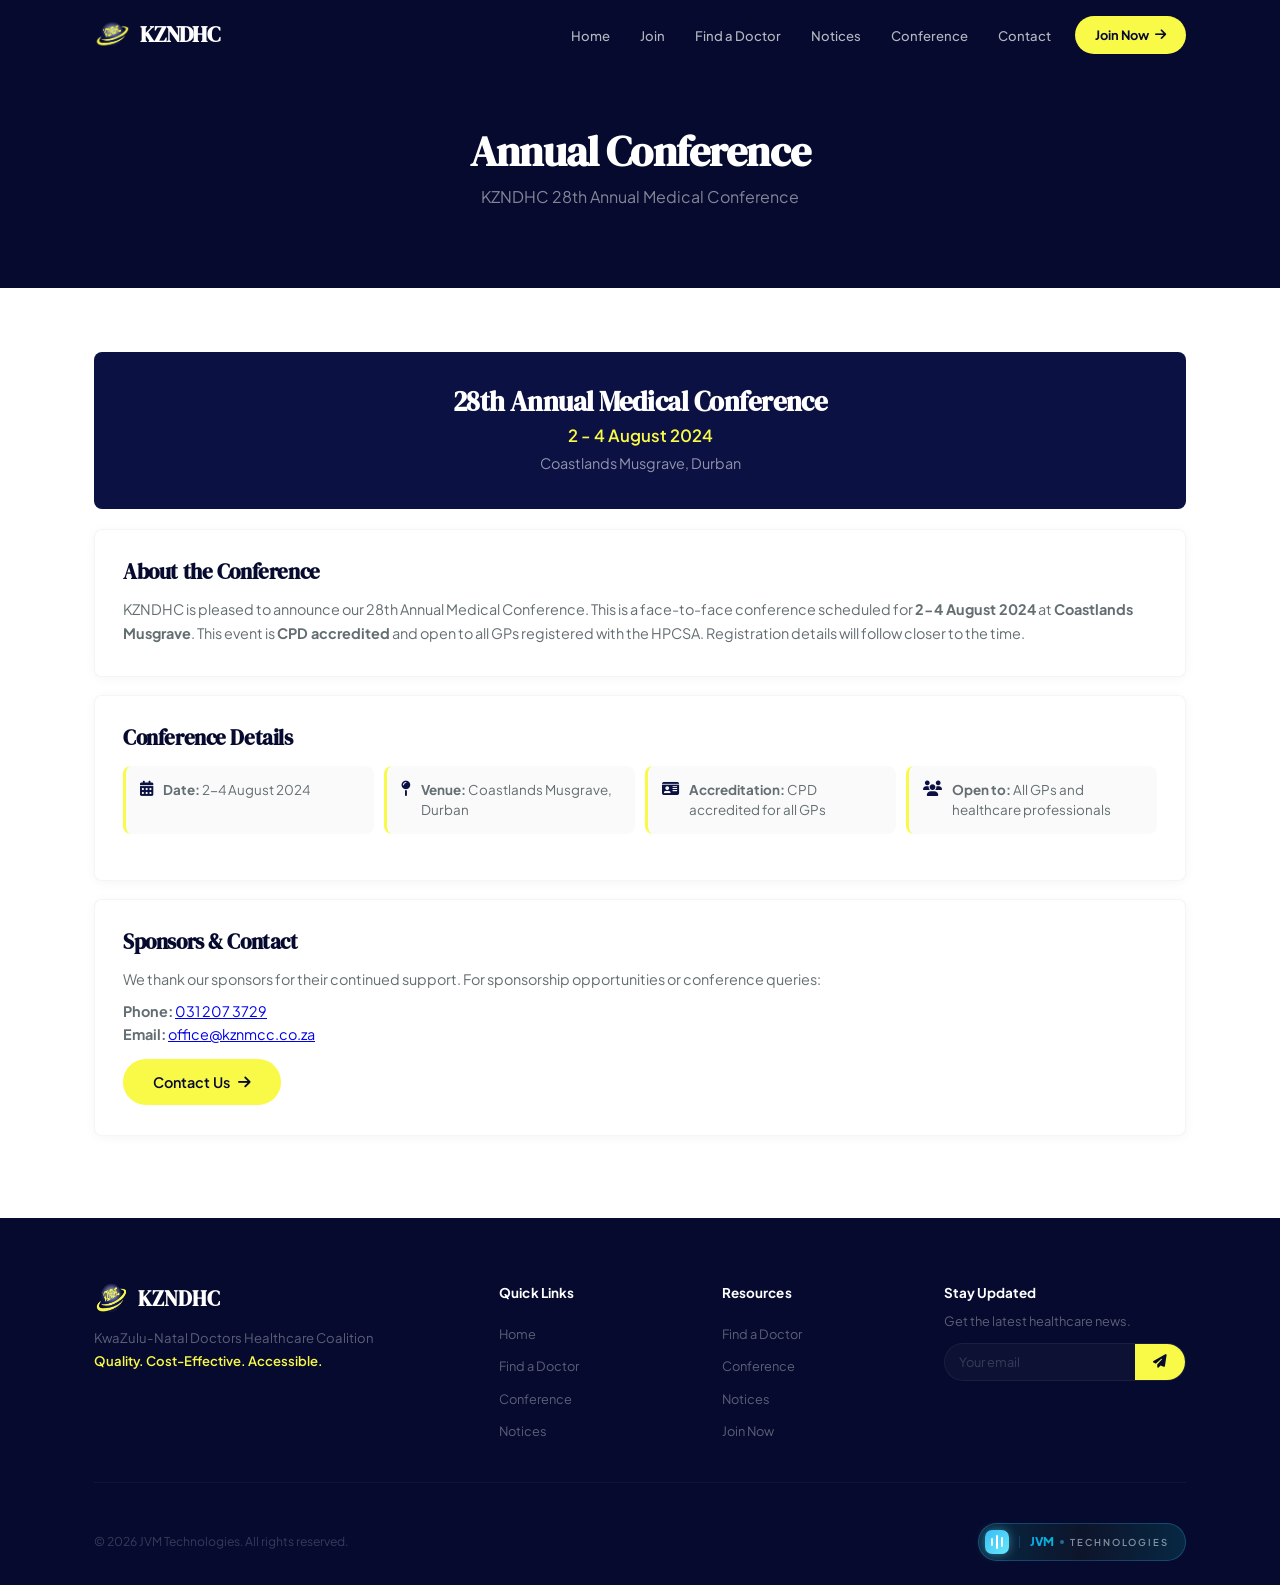
<file: conference/index.html>
<!DOCTYPE html><html lang="en"><head><meta charset="UTF-8"><meta name="viewport" content="width=device-width,initial-scale=1.0"><title>Annual Conference - KZNDHC</title><meta name="description" content="KZNDHC 28th Annual Medical Conference - CPD accredited."><link rel="preconnect" href="https://fonts.googleapis.com"><link rel="preconnect" href="https://fonts.gstatic.com" crossorigin><link href="https://fonts.googleapis.com/css2?family=Plus+Jakarta+Sans:wght@400;500;600;700;800&family=DM+Serif+Display:ital@0;1&display=swap" rel="stylesheet"><link rel="stylesheet" href="https://cdnjs.cloudflare.com/ajax/libs/font-awesome/6.5.1/css/all.min.css"><link rel="stylesheet" href="../css/style.css"></head><body>
<header class="header" id="header"><div class="container"><nav class="navbar"><a href="../index.html" class="nav-brand"><img src="../image.png" alt="KZNDHC" class="nav-logo"><span class="brand-text">KZNDHC</span></a><div class="nav-toggle" id="navToggle" aria-label="Menu" role="button" tabindex="0"><span></span><span></span><span></span></div><ul class="nav-menu" id="navMenu"><li><a href="../index.html" class="nav-link">Home</a></li><li><a href="../members/join.html" class="nav-link">Join</a></li><li><a href="../members/find.html" class="nav-link">Find a Doctor</a></li><li><a href="../members/press.html" class="nav-link">Notices</a></li><li><a href="index.html" class="nav-link active">Conference</a></li><li><a href="../index.html#contact" class="nav-link">Contact</a></li><li><a href="../members/join.html" class="nav-cta">Join Now <i class="fas fa-arrow-right"></i></a></li></ul></nav></div></header>
<section class="page-hero"><div class="page-hero-bg"></div><div class="page-hero-in"><h1>Annual Conference</h1><p>KZNDHC 28th Annual Medical Conference</p></div></section>
<section class="page-section"><div class="container">
<div class="conf-hl"><h2>28th Annual Medical Conference</h2><p class="date">2 - 4 August 2024</p><p class="venue">Coastlands Musgrave, Durban</p></div>
<div class="p-card"><h2>About the Conference</h2><p>KZNDHC is pleased to announce our 28th Annual Medical Conference. This is a face-to-face conference scheduled for <strong>2-4 August 2024</strong> at <strong>Coastlands Musgrave</strong>. This event is <strong>CPD accredited</strong> and open to all GPs registered with the HPCSA. Registration details will follow closer to the time.</p></div>
<div class="p-card"><h2>Conference Details</h2><div class="ach-grid"><div class="ach-row"><i class="fas fa-calendar-alt"></i><p><strong>Date:</strong> 2-4 August 2024</p></div><div class="ach-row"><i class="fas fa-map-pin"></i><p><strong>Venue:</strong> Coastlands Musgrave, Durban</p></div><div class="ach-row"><i class="fas fa-id-card"></i><p><strong>Accreditation:</strong> CPD accredited for all GPs</p></div><div class="ach-row"><i class="fas fa-users"></i><p><strong>Open to:</strong> All GPs and healthcare professionals</p></div></div></div>
<div class="p-card"><h2>Sponsors &amp; Contact</h2><p>We thank our sponsors for their continued support. For sponsorship opportunities or conference queries:</p><p style="margin-top:8px"><strong>Phone:</strong> <a href="tel:0312073729">031 207 3729</a></p><p><strong>Email:</strong> <a href="mailto:office@kznmcc.co.za">office@kznmcc.co.za</a></p><p style="margin-top:12px"><a href="../index.html#contact" class="btn btn-g">Contact Us <i class="fas fa-arrow-right"></i></a></p></div></div></section>
<footer class="footer"><div class="container"><div class="f-grid"><div class="f-brand"><div class="logo-wrap"><img src="../image.png" alt="KZNDHC"><strong>KZNDHC</strong></div><p>KwaZulu-Natal Doctors Healthcare Coalition</p><p class="tagline">Quality. Cost-Effective. Accessible.</p></div><div class="f-col"><h5>Quick Links</h5><ul><li><a href="../index.html">Home</a></li><li><a href="../members/find.html">Find a Doctor</a></li><li><a href="index.html">Conference</a></li><li><a href="../members/press.html">Notices</a></li></ul></div><div class="f-col"><h5>Resources</h5><ul><li><a href="../members/find.html">Find a Doctor</a></li><li><a href="index.html">Conference</a></li><li><a href="../members/press.html">Notices</a></li><li><a href="../members/join.html">Join Now</a></li></ul></div><div class="f-news"><h5>Stay Updated</h5><p>Get the latest healthcare news.</p><form class="f-form" onsubmit="alert('Thank you');return false;"><input type="email" placeholder="Your email" required><button type="submit"><i class="fas fa-paper-plane"></i></button></form></div></div><div class="f-bottom"><p>&copy; 2026 JVM Technologies. All rights reserved.</p><span class="jvm-badge" aria-label="JVM Technologies"><span class="jvm-mark" aria-hidden="true"><span></span><span></span><span></span></span><span class="jvm-sep" aria-hidden="true"></span><span class="jvm-word"><b>JVM</b><i aria-hidden="true"></i><small>Technologies</small></span></span></div></div></footer>
<button id="backToTop" class="btt"><i class="fas fa-arrow-up"></i></button>
<script src="../js/main.js"></script>
</body></html>
</file>
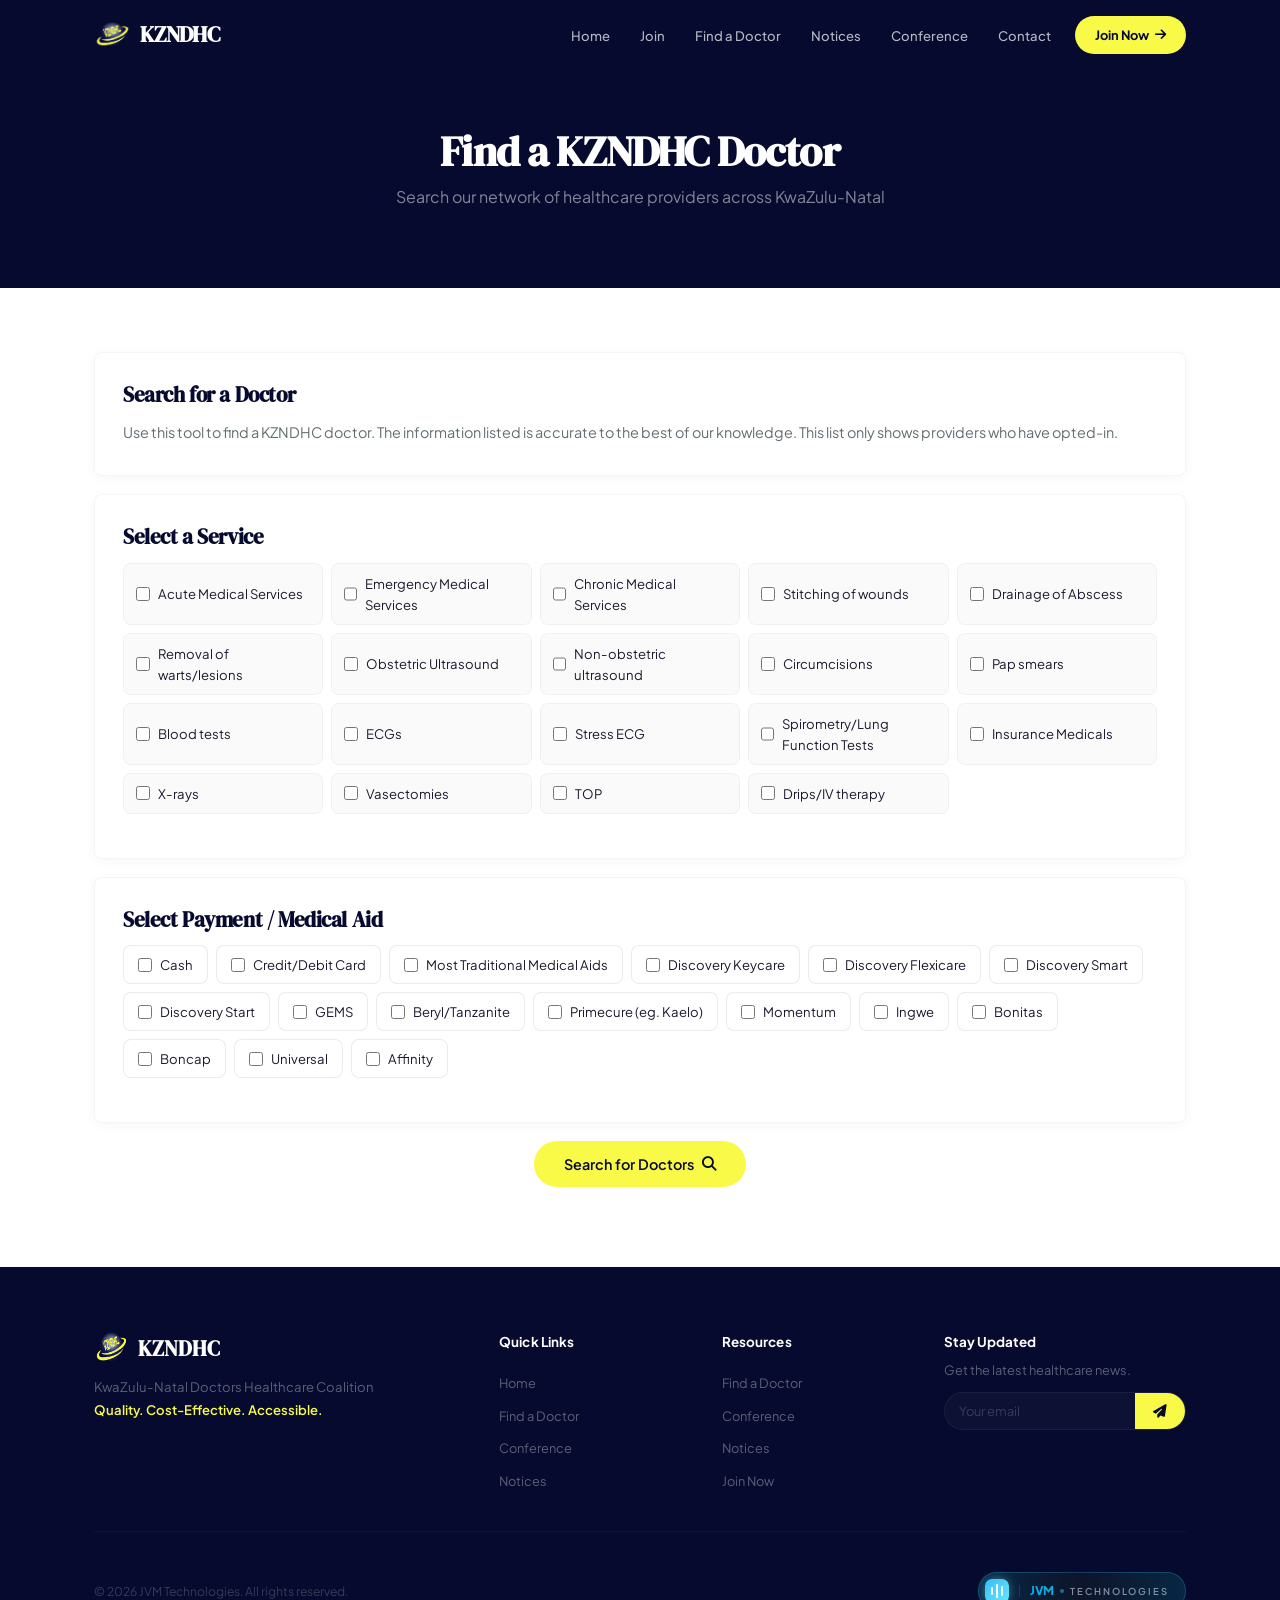
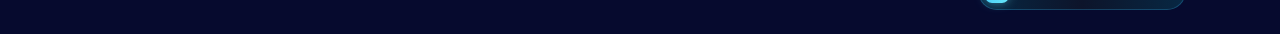
<file: members/find.html>
<!DOCTYPE html><html lang="en"><head><meta charset="UTF-8"><meta name="viewport" content="width=device-width,initial-scale=1.0"><title>Find a Doctor - KZNDHC</title><meta name="description" content="Find a KZNDHC doctor near you across KwaZulu-Natal."><link rel="preconnect" href="https://fonts.googleapis.com"><link rel="preconnect" href="https://fonts.gstatic.com" crossorigin><link href="https://fonts.googleapis.com/css2?family=Plus+Jakarta+Sans:wght@400;500;600;700;800&family=DM+Serif+Display:ital@0;1&display=swap" rel="stylesheet"><link rel="stylesheet" href="https://cdnjs.cloudflare.com/ajax/libs/font-awesome/6.5.1/css/all.min.css"><link rel="stylesheet" href="../css/style.css"></head><body>
<header class="header" id="header"><div class="container"><nav class="navbar"><a href="../index.html" class="nav-brand"><img src="../image.png" alt="KZNDHC" class="nav-logo"><span class="brand-text">KZNDHC</span></a><div class="nav-toggle" id="navToggle" aria-label="Menu" role="button" tabindex="0"><span></span><span></span><span></span></div><ul class="nav-menu" id="navMenu"><li><a href="../index.html" class="nav-link">Home</a></li><li><a href="join.html" class="nav-link">Join</a></li><li><a href="find.html" class="nav-link active">Find a Doctor</a></li><li><a href="press.html" class="nav-link">Notices</a></li><li><a href="../conference/index.html" class="nav-link">Conference</a></li><li><a href="../index.html#contact" class="nav-link">Contact</a></li><li><a href="join.html" class="nav-cta">Join Now <i class="fas fa-arrow-right"></i></a></li></ul></nav></div></header>
<section class="page-hero"><div class="page-hero-bg"></div><div class="page-hero-in"><h1>Find a KZNDHC Doctor</h1><p>Search our network of healthcare providers across KwaZulu-Natal</p></div></section>
<section class="page-section"><div class="container">
<div class="p-card"><h2>Search for a Doctor</h2><p>Use this tool to find a KZNDHC doctor. The information listed is accurate to the best of our knowledge. This list only shows providers who have opted-in.</p></div>
<div class="p-card"><h2>Select a Service</h2><div class="svc-grid"><div class="svc-item"><input type="checkbox"><span>Acute Medical Services</span></div><div class="svc-item"><input type="checkbox"><span>Emergency Medical Services</span></div><div class="svc-item"><input type="checkbox"><span>Chronic Medical Services</span></div><div class="svc-item"><input type="checkbox"><span>Stitching of wounds</span></div><div class="svc-item"><input type="checkbox"><span>Drainage of Abscess</span></div><div class="svc-item"><input type="checkbox"><span>Removal of warts/lesions</span></div><div class="svc-item"><input type="checkbox"><span>Obstetric Ultrasound</span></div><div class="svc-item"><input type="checkbox"><span>Non-obstetric ultrasound</span></div><div class="svc-item"><input type="checkbox"><span>Circumcisions</span></div><div class="svc-item"><input type="checkbox"><span>Pap smears</span></div><div class="svc-item"><input type="checkbox"><span>Blood tests</span></div><div class="svc-item"><input type="checkbox"><span>ECGs</span></div><div class="svc-item"><input type="checkbox"><span>Stress ECG</span></div><div class="svc-item"><input type="checkbox"><span>Spirometry/Lung Function Tests</span></div><div class="svc-item"><input type="checkbox"><span>Insurance Medicals</span></div><div class="svc-item"><input type="checkbox"><span>X-rays</span></div><div class="svc-item"><input type="checkbox"><span>Vasectomies</span></div><div class="svc-item"><input type="checkbox"><span>TOP</span></div><div class="svc-item"><input type="checkbox"><span>Drips/IV therapy</span></div></div></div>
<div class="p-card"><h2>Select Payment / Medical Aid</h2><div class="ma-grid"><div class="ma-item"><input type="checkbox"><span>Cash</span></div><div class="ma-item"><input type="checkbox"><span>Credit/Debit Card</span></div><div class="ma-item"><input type="checkbox"><span>Most Traditional Medical Aids</span></div><div class="ma-item"><input type="checkbox"><span>Discovery Keycare</span></div><div class="ma-item"><input type="checkbox"><span>Discovery Flexicare</span></div><div class="ma-item"><input type="checkbox"><span>Discovery Smart</span></div><div class="ma-item"><input type="checkbox"><span>Discovery Start</span></div><div class="ma-item"><input type="checkbox"><span>GEMS</span></div><div class="ma-item"><input type="checkbox"><span>Beryl/Tanzanite</span></div><div class="ma-item"><input type="checkbox"><span>Primecure (eg. Kaelo)</span></div><div class="ma-item"><input type="checkbox"><span>Momentum</span></div><div class="ma-item"><input type="checkbox"><span>Ingwe</span></div><div class="ma-item"><input type="checkbox"><span>Bonitas</span></div><div class="ma-item"><input type="checkbox"><span>Boncap</span></div><div class="ma-item"><input type="checkbox"><span>Universal</span></div><div class="ma-item"><input type="checkbox"><span>Affinity</span></div></div></div>
<div style="text-align:center;margin:16px 0"><button class="btn btn-g" onclick="alert('Search coming soon! Please contact us for recommendations.');">Search for Doctors <i class="fas fa-search"></i></button></div></div></section>
<footer class="footer"><div class="container"><div class="f-grid"><div class="f-brand"><div class="logo-wrap"><img src="../image.png" alt="KZNDHC"><strong>KZNDHC</strong></div><p>KwaZulu-Natal Doctors Healthcare Coalition</p><p class="tagline">Quality. Cost-Effective. Accessible.</p></div><div class="f-col"><h5>Quick Links</h5><ul><li><a href="../index.html">Home</a></li><li><a href="find.html">Find a Doctor</a></li><li><a href="../conference/index.html">Conference</a></li><li><a href="press.html">Notices</a></li></ul></div><div class="f-col"><h5>Resources</h5><ul><li><a href="find.html">Find a Doctor</a></li><li><a href="../conference/index.html">Conference</a></li><li><a href="press.html">Notices</a></li><li><a href="join.html">Join Now</a></li></ul></div><div class="f-news"><h5>Stay Updated</h5><p>Get the latest healthcare news.</p><form class="f-form" onsubmit="alert('Thank you');return false;"><input type="email" placeholder="Your email" required><button type="submit"><i class="fas fa-paper-plane"></i></button></form></div></div><div class="f-bottom"><p>&copy; 2026 JVM Technologies. All rights reserved.</p><span class="jvm-badge" aria-label="JVM Technologies"><span class="jvm-mark" aria-hidden="true"><span></span><span></span><span></span></span><span class="jvm-sep" aria-hidden="true"></span><span class="jvm-word"><b>JVM</b><i aria-hidden="true"></i><small>Technologies</small></span></span></div></div></footer>
<button id="backToTop" class="btt" aria-label="Back to top"><i class="fas fa-arrow-up"></i></button>
<script src="../js/main.js"></script>
</body>
</html>
</file>
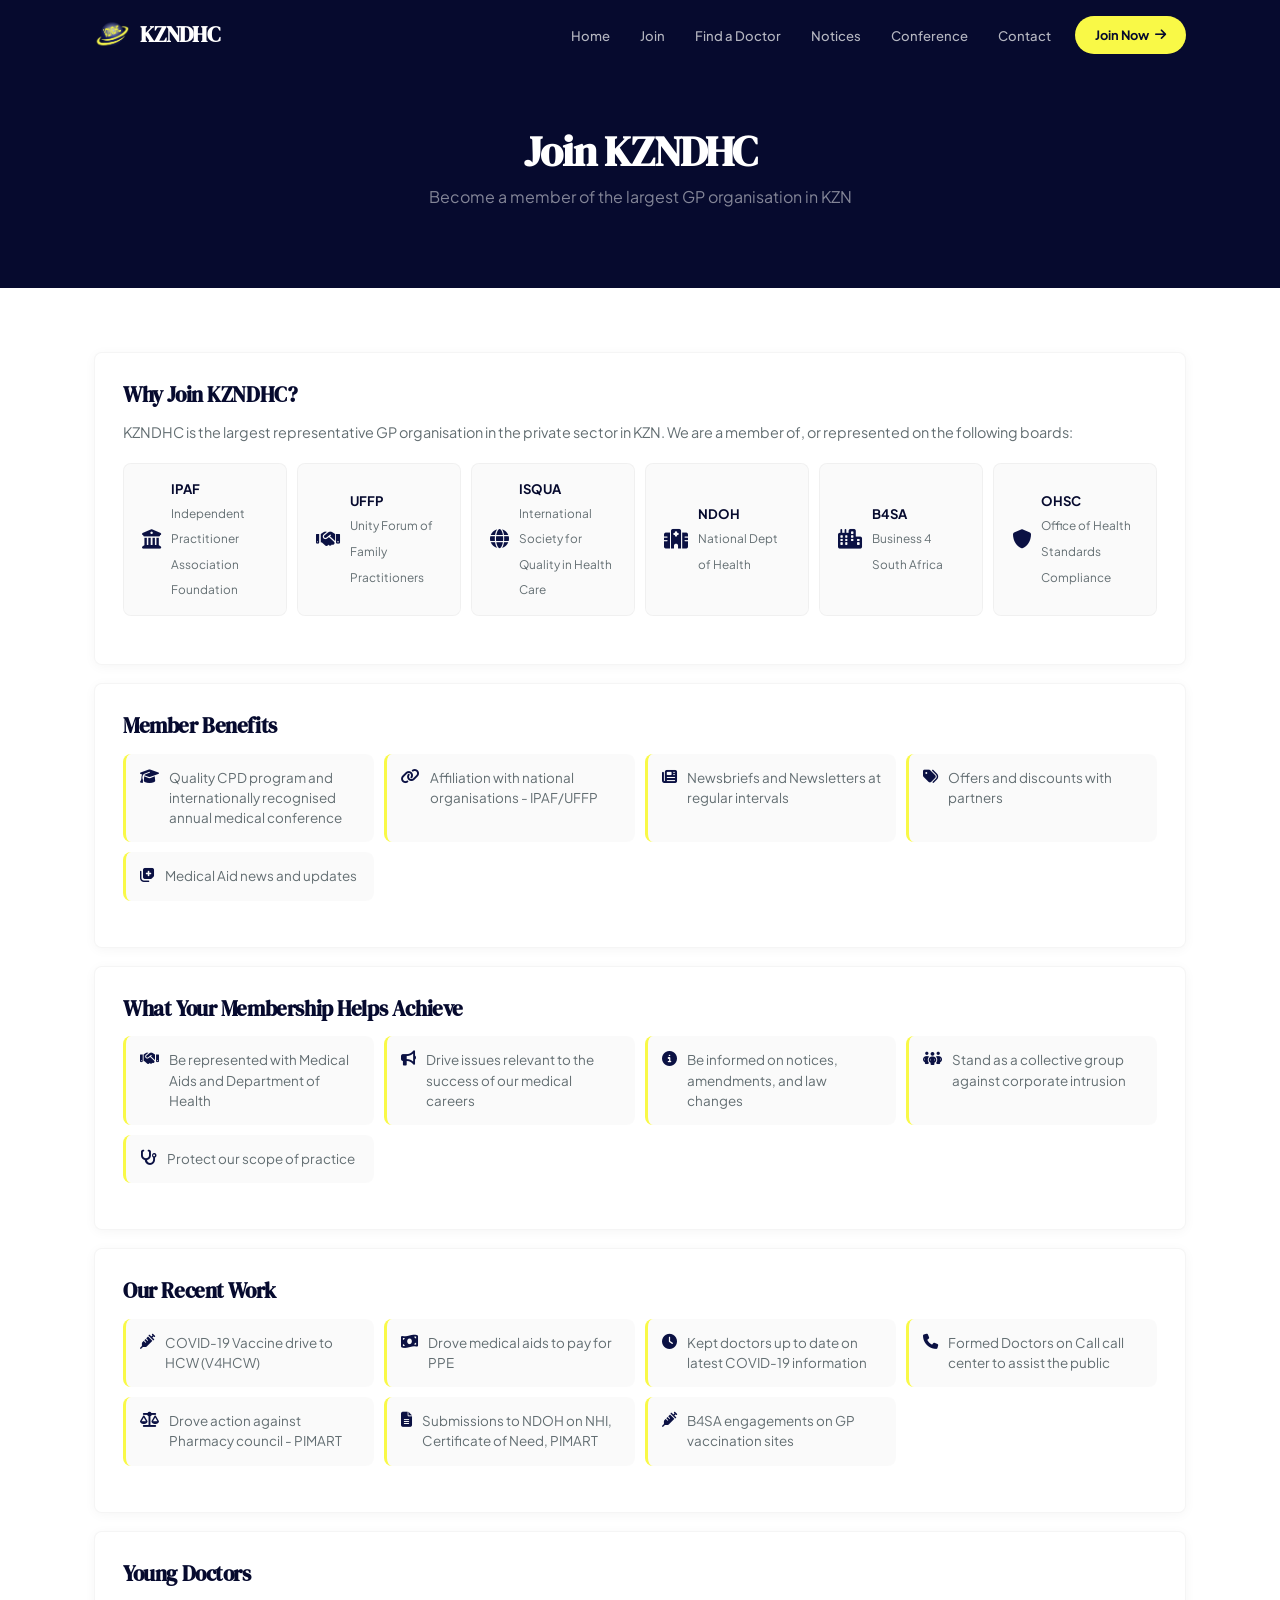
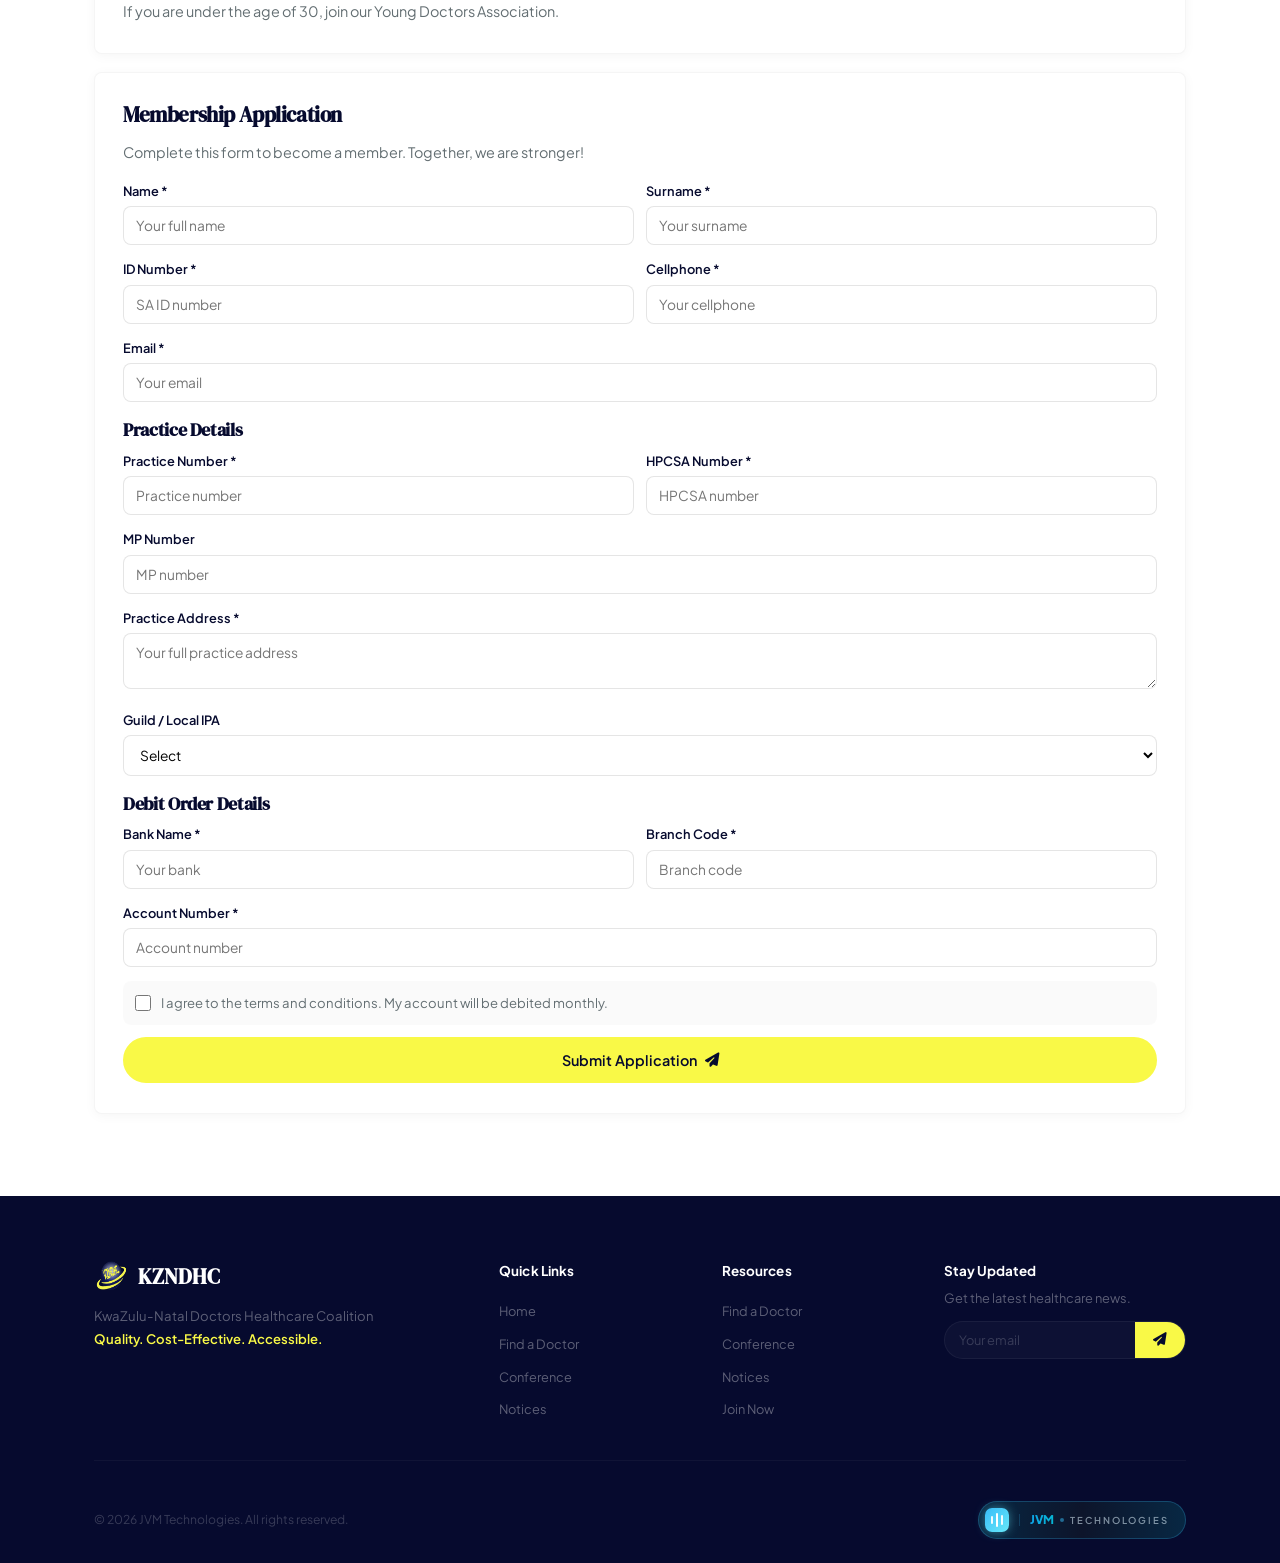
<file: members/join.html>
<!DOCTYPE html><html lang="en"><head><meta charset="UTF-8"><meta name="viewport" content="width=device-width,initial-scale=1.0"><title>Join KZNDHC</title><meta name="description" content="Join KZNDHC - the largest GP organisation in KZN."><link rel="preconnect" href="https://fonts.googleapis.com"><link rel="preconnect" href="https://fonts.gstatic.com" crossorigin><link href="https://fonts.googleapis.com/css2?family=Plus+Jakarta+Sans:wght@400;500;600;700;800&family=DM+Serif+Display:ital@0;1&display=swap" rel="stylesheet"><link rel="stylesheet" href="https://cdnjs.cloudflare.com/ajax/libs/font-awesome/6.5.1/css/all.min.css"><link rel="stylesheet" href="../css/style.css"></head><body>
<header class="header" id="header"><div class="container"><nav class="navbar"><a href="../index.html" class="nav-brand"><img src="../image.png" alt="KZNDHC" class="nav-logo"><span class="brand-text">KZNDHC</span></a><div class="nav-toggle" id="navToggle" aria-label="Menu" role="button" tabindex="0"><span></span><span></span><span></span></div><ul class="nav-menu" id="navMenu"><li><a href="../index.html" class="nav-link">Home</a></li><li><a href="join.html" class="nav-link active">Join</a></li><li><a href="find.html" class="nav-link">Find a Doctor</a></li><li><a href="press.html" class="nav-link">Notices</a></li><li><a href="../conference/index.html" class="nav-link">Conference</a></li><li><a href="../index.html#contact" class="nav-link">Contact</a></li><li><a href="join.html" class="nav-cta">Join Now <i class="fas fa-arrow-right"></i></a></li></ul></nav></div></header>
<section class="page-hero"><div class="page-hero-bg"></div><div class="page-hero-in"><h1>Join KZNDHC</h1><p>Become a member of the largest GP organisation in KZN</p></div></section>
<section class="page-section"><div class="container">
<div class="p-card"><h2>Why Join KZNDHC?</h2><p>KZNDHC is the largest representative GP organisation in the private sector in KZN. We are a member of, or represented on the following boards:</p><div class="aff-grid"><div class="aff-card"><i class="fas fa-building-columns"></i><div><strong>IPAF</strong><span>Independent Practitioner Association Foundation</span></div></div><div class="aff-card"><i class="fas fa-handshake"></i><div><strong>UFFP</strong><span>Unity Forum of Family Practitioners</span></div></div><div class="aff-card"><i class="fas fa-globe"></i><div><strong>ISQUA</strong><span>International Society for Quality in Health Care</span></div></div><div class="aff-card"><i class="fas fa-hospital"></i><div><strong>NDOH</strong><span>National Dept of Health</span></div></div><div class="aff-card"><i class="fas fa-city"></i><div><strong>B4SA</strong><span>Business 4 South Africa</span></div></div><div class="aff-card"><i class="fas fa-shield"></i><div><strong>OHSC</strong><span>Office of Health Standards Compliance</span></div></div></div></div>
<div class="p-card"><h2>Member Benefits</h2><div class="ach-grid"><div class="ach-row"><i class="fas fa-graduation-cap"></i><p>Quality CPD program and internationally recognised annual medical conference</p></div><div class="ach-row"><i class="fas fa-link"></i><p>Affiliation with national organisations - IPAF/UFFP</p></div><div class="ach-row"><i class="fas fa-newspaper"></i><p>Newsbriefs and Newsletters at regular intervals</p></div><div class="ach-row"><i class="fas fa-tags"></i><p>Offers and discounts with partners</p></div><div class="ach-row"><i class="fas fa-notes-medical"></i><p>Medical Aid news and updates</p></div></div></div>
<div class="p-card"><h2>What Your Membership Helps Achieve</h2><div class="ach-grid"><div class="ach-row"><i class="fas fa-handshake"></i><p>Be represented with Medical Aids and Department of Health</p></div><div class="ach-row"><i class="fas fa-bullhorn"></i><p>Drive issues relevant to the success of our medical careers</p></div><div class="ach-row"><i class="fas fa-info-circle"></i><p>Be informed on notices, amendments, and law changes</p></div><div class="ach-row"><i class="fas fa-people-group"></i><p>Stand as a collective group against corporate intrusion</p></div><div class="ach-row"><i class="fas fa-stethoscope"></i><p>Protect our scope of practice</p></div></div></div>
<div class="p-card"><h2>Our Recent Work</h2><div class="ach-grid"><div class="ach-row"><i class="fas fa-syringe"></i><p>COVID-19 Vaccine drive to HCW (V4HCW)</p></div><div class="ach-row"><i class="fas fa-money-bill-wave"></i><p>Drove medical aids to pay for PPE</p></div><div class="ach-row"><i class="fas fa-clock"></i><p>Kept doctors up to date on latest COVID-19 information</p></div><div class="ach-row"><i class="fas fa-phone"></i><p>Formed Doctors on Call call center to assist the public</p></div><div class="ach-row"><i class="fas fa-scale-balanced"></i><p>Drove action against Pharmacy council - PIMART</p></div><div class="ach-row"><i class="fas fa-file-lines"></i><p>Submissions to NDOH on NHI, Certificate of Need, PIMART</p></div><div class="ach-row"><i class="fas fa-syringe"></i><p>B4SA engagements on GP vaccination sites</p></div></div></div>
<div class="p-card"><h2>Young Doctors</h2><p>If you are under the age of 30, join our Young Doctors Association.</p></div>
<div class="p-card" id="apply"><h2>Membership Application</h2><p style="margin-bottom:16px">Complete this form to become a member. Together, we are stronger!</p><form id="joinForm" action="join-submit.php" method="post"><div style="position:absolute;left:-9999px" aria-hidden="true"><label>Website <input type="text" name="website" tabindex="-1" autocomplete="off"></label></div><div class="form-row"><div class="form-group"><label>Name *</label><input type="text" name="name" required placeholder="Your full name"></div><div class="form-group"><label>Surname *</label><input type="text" name="surname" required placeholder="Your surname"></div></div><div class="form-row"><div class="form-group"><label>ID Number *</label><input type="text" name="id_number" required placeholder="SA ID number"></div><div class="form-group"><label>Cellphone *</label><input type="tel" name="cellphone" required placeholder="Your cellphone"></div></div><div class="form-group"><label>Email *</label><input type="email" name="email" required placeholder="Your email"></div><h3>Practice Details</h3><div class="form-row"><div class="form-group"><label>Practice Number *</label><input type="text" name="practice_number" required placeholder="Practice number"></div><div class="form-group"><label>HPCSA Number *</label><input type="text" name="hpcsa_number" required placeholder="HPCSA number"></div></div><div class="form-group"><label>MP Number</label><input type="text" name="mp_number" placeholder="MP number"></div><div class="form-group"><label>Practice Address *</label><textarea name="practice_address" required placeholder="Your full practice address"></textarea></div><div class="form-group"><label>Guild / Local IPA</label><select name="guild"><option value="">Select</option><option>Durban North</option><option>South Coast</option><option>North Coast</option><option>Pietermaritzburg</option><option>Inland</option><option>Other</option></select></div><h3>Debit Order Details</h3><div class="form-row"><div class="form-group"><label>Bank Name *</label><input type="text" name="bank_name" required placeholder="Your bank"></div><div class="form-group"><label>Branch Code *</label><input type="text" name="branch_code" required placeholder="Branch code"></div></div><div class="form-group"><label>Account Number *</label><input type="text" name="account_number" required placeholder="Account number"></div><div class="form-check"><input type="checkbox" id="terms" name="terms" value="1" required><label for="terms">I agree to the terms and conditions. My account will be debited monthly.</label></div><div id="formStatus" class="form-status" role="status" aria-live="polite" hidden></div><button type="submit" class="btn btn-g" style="width:100%;justify-content:center;">Submit Application <i class="fas fa-paper-plane"></i></button></form></div></div></section>

<footer class="footer"><div class="container"><div class="f-grid"><div class="f-brand"><div class="logo-wrap"><img src="../image.png" alt="KZNDHC"><strong>KZNDHC</strong></div><p>KwaZulu-Natal Doctors Healthcare Coalition</p><p class="tagline">Quality. Cost-Effective. Accessible.</p></div><div class="f-col"><h5>Quick Links</h5><ul><li><a href="../index.html">Home</a></li><li><a href="find.html">Find a Doctor</a></li><li><a href="../conference/index.html">Conference</a></li><li><a href="press.html">Notices</a></li></ul></div><div class="f-col"><h5>Resources</h5><ul><li><a href="find.html">Find a Doctor</a></li><li><a href="../conference/index.html">Conference</a></li><li><a href="press.html">Notices</a></li><li><a href="join.html">Join Now</a></li></ul></div><div class="f-news"><h5>Stay Updated</h5><p>Get the latest healthcare news.</p><form class="f-form" onsubmit="alert('Thank you');return false;"><input type="email" placeholder="Your email" required><button type="submit"><i class="fas fa-paper-plane"></i></button></form></div></div><div class="f-bottom"><p>&copy; 2026 JVM Technologies. All rights reserved.</p><span class="jvm-badge" aria-label="JVM Technologies"><span class="jvm-mark" aria-hidden="true"><span></span><span></span><span></span></span><span class="jvm-sep" aria-hidden="true"></span><span class="jvm-word"><b>JVM</b><i aria-hidden="true"></i><small>Technologies</small></span></span></div></div></footer>
<button id="backToTop" class="btt" aria-label="Back to top"><i class="fas fa-arrow-up"></i></button>
<script src="../js/main.js"></script>
</body>
</html>
</file>
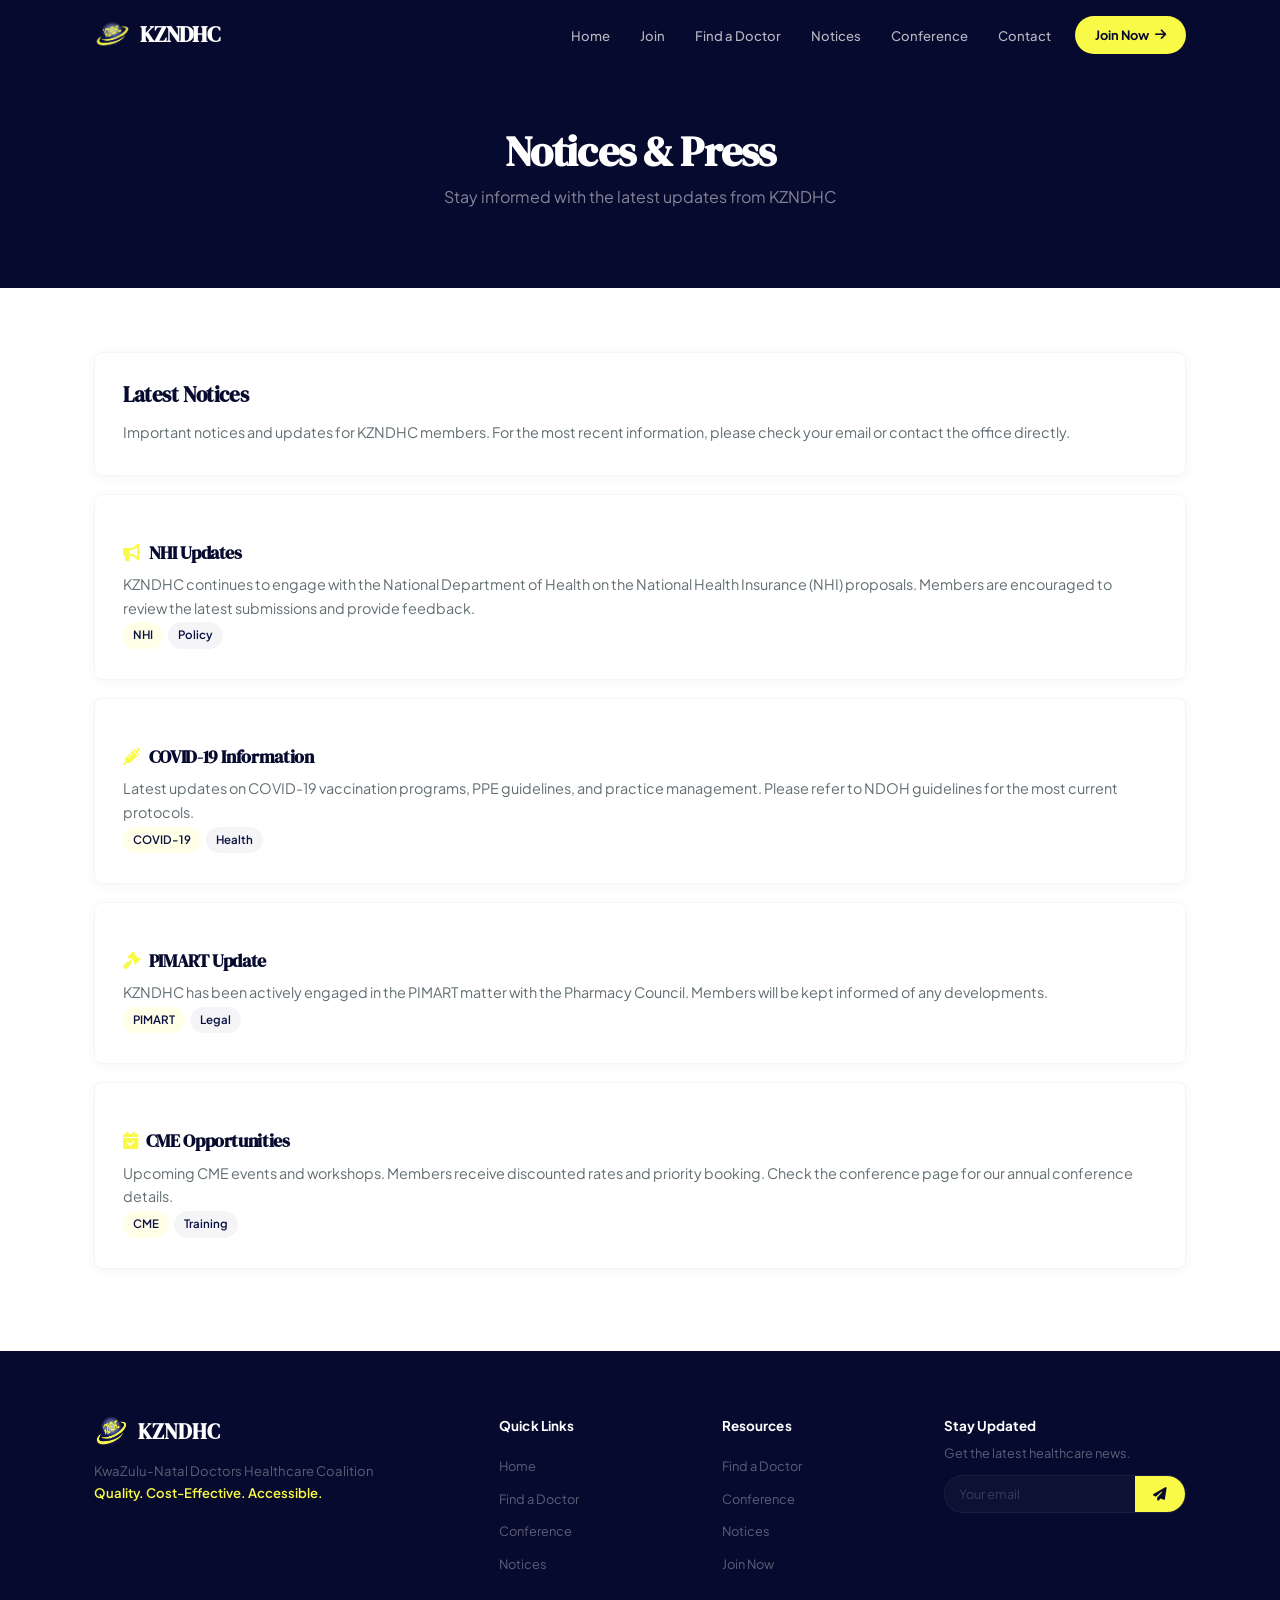
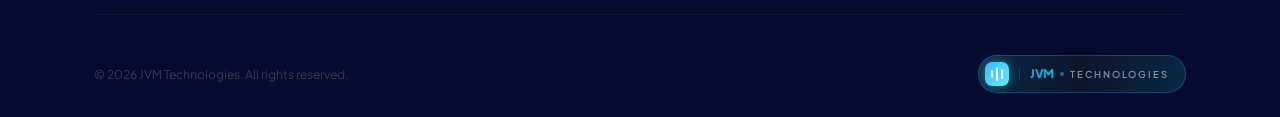
<file: members/press.html>
<!DOCTYPE html><html lang="en"><head><meta charset="UTF-8"><meta name="viewport" content="width=device-width,initial-scale=1.0"><title>Notices - KZNDHC</title><meta name="description" content="KZNDHC notices and press releases for members."><link rel="preconnect" href="https://fonts.googleapis.com"><link rel="preconnect" href="https://fonts.gstatic.com" crossorigin><link href="https://fonts.googleapis.com/css2?family=Plus+Jakarta+Sans:wght@400;500;600;700;800&family=DM+Serif+Display:ital@0;1&display=swap" rel="stylesheet"><link rel="stylesheet" href="https://cdnjs.cloudflare.com/ajax/libs/font-awesome/6.5.1/css/all.min.css"><link rel="stylesheet" href="../css/style.css"></head><body>
<header class="header" id="header"><div class="container"><nav class="navbar"><a href="../index.html" class="nav-brand"><img src="../image.png" alt="KZNDHC" class="nav-logo"><span class="brand-text">KZNDHC</span></a><div class="nav-toggle" id="navToggle" aria-label="Menu" role="button" tabindex="0"><span></span><span></span><span></span></div><ul class="nav-menu" id="navMenu"><li><a href="../index.html" class="nav-link">Home</a></li><li><a href="join.html" class="nav-link">Join</a></li><li><a href="find.html" class="nav-link">Find a Doctor</a></li><li><a href="press.html" class="nav-link active">Notices</a></li><li><a href="../conference/index.html" class="nav-link">Conference</a></li><li><a href="../index.html#contact" class="nav-link">Contact</a></li><li><a href="join.html" class="nav-cta">Join Now <i class="fas fa-arrow-right"></i></a></li></ul></nav></div></header>
<section class="page-hero"><div class="page-hero-bg"></div><div class="page-hero-in"><h1>Notices &amp; Press</h1><p>Stay informed with the latest updates from KZNDHC</p></div></section>
<section class="page-section"><div class="container">
<div class="p-card"><h2>Latest Notices</h2><p>Important notices and updates for KZNDHC members. For the most recent information, please check your email or contact the office directly.</p></div>
<div class="p-card"><h3><i class="fas fa-bullhorn" style="color:var(--g);margin-right:8px;"></i>NHI Updates</h3><p>KZNDHC continues to engage with the National Department of Health on the National Health Insurance (NHI) proposals. Members are encouraged to review the latest submissions and provide feedback.</p><span class="tag tag-g">NHI</span><span class="tag tag-n">Policy</span></div>
<div class="p-card"><h3><i class="fas fa-syringe" style="color:var(--g);margin-right:8px;"></i>COVID-19 Information</h3><p>Latest updates on COVID-19 vaccination programs, PPE guidelines, and practice management. Please refer to NDOH guidelines for the most current protocols.</p><span class="tag tag-g">COVID-19</span><span class="tag tag-n">Health</span></div>
<div class="p-card"><h3><i class="fas fa-gavel" style="color:var(--g);margin-right:8px;"></i>PIMART Update</h3><p>KZNDHC has been actively engaged in the PIMART matter with the Pharmacy Council. Members will be kept informed of any developments.</p><span class="tag tag-g">PIMART</span><span class="tag tag-n">Legal</span></div>
<div class="p-card"><h3><i class="fas fa-calendar-check" style="color:var(--g);margin-right:8px;"></i>CME Opportunities</h3><p>Upcoming CME events and workshops. Members receive discounted rates and priority booking. Check the conference page for our annual conference details.</p><span class="tag tag-g">CME</span><span class="tag tag-n">Training</span></div></div></section>
<footer class="footer"><div class="container"><div class="f-grid"><div class="f-brand"><div class="logo-wrap"><img src="../image.png" alt="KZNDHC"><strong>KZNDHC</strong></div><p>KwaZulu-Natal Doctors Healthcare Coalition</p><p class="tagline">Quality. Cost-Effective. Accessible.</p></div><div class="f-col"><h5>Quick Links</h5><ul><li><a href="../index.html">Home</a></li><li><a href="find.html">Find a Doctor</a></li><li><a href="../conference/index.html">Conference</a></li><li><a href="press.html">Notices</a></li></ul></div><div class="f-col"><h5>Resources</h5><ul><li><a href="find.html">Find a Doctor</a></li><li><a href="../conference/index.html">Conference</a></li><li><a href="press.html">Notices</a></li><li><a href="join.html">Join Now</a></li></ul></div><div class="f-news"><h5>Stay Updated</h5><p>Get the latest healthcare news.</p><form class="f-form" onsubmit="alert('Thank you');return false;"><input type="email" placeholder="Your email" required><button type="submit"><i class="fas fa-paper-plane"></i></button></form></div></div><div class="f-bottom"><p>&copy; 2026 JVM Technologies. All rights reserved.</p><span class="jvm-badge" aria-label="JVM Technologies"><span class="jvm-mark" aria-hidden="true"><span></span><span></span><span></span></span><span class="jvm-sep" aria-hidden="true"></span><span class="jvm-word"><b>JVM</b><i aria-hidden="true"></i><small>Technologies</small></span></span></div></div></footer>
<button id="backToTop" class="btt"><i class="fas fa-arrow-up"></i></button>
<script src="../js/main.js"></script>
</body></html>
</file>
<file: css/style.css>
﻿*,*::before,*::after{margin:0;padding:0;box-sizing:border-box}
:root{
--n:#0B1143;--nd:#060A2E;--nm:#121858;--g:#F9F947;--gs:#FCE17A;--b:#5C6BC0;--bl:#7C8CD4;
--w:#fff;--o:#F5F7FA;--t:#1A1A2E;--tl:#636E72;--tm:#8E95A5;
--f:'Plus Jakarta Sans',sans-serif;--fh:'DM Serif Display',Georgia,serif;
--sh:0 2px 12px rgba(0,0,0,.04);
--sh-lg:0 4px 24px rgba(0,0,0,.06);
--r:8px;--rf:999px
}
html{scroll-behavior:smooth;font-size:16px}
body{font-family:var(--f);color:var(--t);line-height:1.6;background:var(--w)}
img{max-width:100%;display:block}
.container{width:100%;max-width:1140px;margin:0 auto;padding:0 24px}
h1,h2,h3{font-family:var(--fh);letter-spacing:-.02em;line-height:1.15}

/* BUTTONS */
.btn{display:inline-flex;align-items:center;gap:8px;padding:12px 28px;border-radius:var(--rf);font:600 .9rem var(--f);cursor:pointer;transition:all .2s;text-decoration:none;border:2px solid transparent}
.btn-g{background:var(--g);color:var(--nd);border-color:var(--g)}
.btn-g:hover{background:var(--gs);transform:translateY(-2px);box-shadow:0 6px 20px rgba(249,249,71,.25)}
.btn-gh{background:transparent;color:rgba(255,255,255,.8);border-color:rgba(255,255,255,.2)}
.btn-gh:hover{background:rgba(255,255,255,.06);border-color:rgba(255,255,255,.4);color:#fff;transform:translateY(-2px)}
.btn-o{background:transparent;color:var(--n);border-color:rgba(11,17,67,.2)}
.btn-o:hover{background:var(--n);color:#fff;border-color:var(--n)}

/* HEADER */
.header{position:fixed;top:0;left:0;right:0;z-index:1000;padding:16px 0;transition:all .3s}
.header.scrolled{padding:10px 0;background:rgba(6,10,46,.9);backdrop-filter:blur(12px);box-shadow:0 1px 0 rgba(255,255,255,.05)}
.navbar{display:flex;align-items:center;justify-content:space-between}
.nav-brand{display:flex;align-items:center;gap:10px;text-decoration:none}
.nav-logo{width:36px;height:36px;border-radius:6px;object-fit:contain}
.brand-text{font-family:var(--fh);font-size:1.4rem;font-weight:700;color:#fff;letter-spacing:-.01em}
.nav-menu{display:flex;align-items:center;gap:2px;list-style:none}
.nav-link{padding:8px 14px;color:rgba(255,255,255,.7);font-weight:500;font-size:.82rem;border-radius:var(--rf);transition:all .2s;text-decoration:none}
.nav-link:hover,.nav-link.active{color:#fff;background:rgba(255,255,255,.06)}
.nav-link.active{background:rgba(249,249,71,.12);color:var(--g)}
.nav-cta{display:inline-flex;align-items:center;gap:6px;padding:9px 20px;background:var(--g);color:var(--nd);border-radius:var(--rf);font-weight:700;font-size:.8rem;text-decoration:none;transition:all .2s;margin-left:8px}
.nav-cta:hover{background:var(--gs);transform:translateY(-1px)}
.nav-toggle{display:none;flex-direction:column;gap:5px;cursor:pointer;padding:4px;background:0 0;border:none}
.nav-toggle span{width:26px;height:2.5px;background:#fff;border-radius:2px;transition:all .25s}
.nav-toggle.active span:nth-child(1){transform:translateY(7.5px)rotate(45deg)}
.nav-toggle.active span:nth-child(2){opacity:0}
.nav-toggle.active span:nth-child(3){transform:translateY(-7.5px)rotate(-45deg)}
/* HERO */
.hero{min-height:100vh;display:flex;align-items:center;background:var(--nd);position:relative;overflow:hidden;padding:120px 0 80px}
.hero::after{content:'';position:absolute;inset:0;background:linear-gradient(180deg,rgba(6,10,46,.85)0%,rgba(6,10,46,.7)100%)}
.hero-bg-img{position:absolute;inset:0;background:url('https://images.unsplash.com/photo-1551076805-e1869033e561?w=1600&q=80')center/cover no-repeat;opacity:.15;filter:grayscale(40%)}
.hero-in{position:relative;z-index:1;max-width:840px;margin:0 auto;text-align:center}
.hero-badge{display:inline-flex;align-items:center;gap:8px;padding:6px 18px;background:rgba(249,249,71,.08);border:1px solid rgba(249,249,71,.12);border-radius:var(--rf);color:var(--g);font-size:.76rem;font-weight:600;text-transform:uppercase;letter-spacing:.08em;margin-bottom:28px}
.hero h1{font-family:var(--fh);font-size:4rem;color:#fff;margin-bottom:16px}
.hero h1 span{color:var(--g)}
.hero-sub{font-size:1.15rem;color:var(--bl);margin-bottom:20px;font-weight:500}
.hero-p{font-size:1rem;color:rgba(255,255,255,.5);max-width:620px;margin:0 auto 36px;line-height:1.7}
.hero-acts{display:flex;gap:12px;justify-content:center;flex-wrap:wrap}
.hero-scroll{position:absolute;bottom:32px;left:50%;transform:translateX(-50%);z-index:1;display:flex;flex-direction:column;align-items:center;gap:8px;color:rgba(255,255,255,.2);font-size:.7rem;text-transform:uppercase;letter-spacing:.12em}
.scroll-mouse{width:20px;height:32px;border:2px solid rgba(255,255,255,.15);border-radius:10px;position:relative}
.scroll-mouse::after{content:'';width:3px;height:6px;background:var(--g);border-radius:2px;position:absolute;top:6px;left:50%;transform:translateX(-50%);animation:sdot 2s infinite}
@keyframes sdot{0%{transform:translateX(-50%)translateY(0);opacity:1}to{transform:translateX(-50%)translateY(12px);opacity:0}}

/* SECTIONS */
.section{padding:88px 0}
.section-alt{background:var(--o)}
.s-label{display:inline-block;font-size:.74rem;font-weight:700;color:var(--b);text-transform:uppercase;letter-spacing:.1em;margin-bottom:12px}
.s-title{font-family:var(--fh);font-size:2.5rem;color:var(--nd);margin-bottom:14px}
.s-lead{font-size:1rem;color:var(--tl);max-width:520px;line-height:1.7}
.tc{text-align:center;margin:0 auto 52px}
.tc .s-lead{margin-left:auto;margin-right:auto}

/* ABOUT */
.about-grid{display:grid;grid-template-columns:1fr 1fr;gap:64px;align-items:center}
.about-img{position:relative;border-radius:var(--r);overflow:hidden;aspect-ratio:4/3}
.about-img img{width:100%;height:100%;object-fit:cover}
.about-img::after{content:'';position:absolute;inset:0;background:linear-gradient(135deg,rgba(11,17,67,.3),transparent 60%)}
.about-text h3{font-family:var(--fh);font-size:1.8rem;color:var(--nd);margin-bottom:14px}
.about-text .lead{font-size:1.05rem;color:var(--n);font-weight:600;margin-bottom:14px}
.about-text p{font-size:.92rem;color:var(--tl);line-height:1.7;margin-bottom:12px}
.about-list{list-style:none;margin:18px 0;padding:0}
.about-list li{display:flex;align-items:center;gap:10px;padding:8px 0;font-size:.9rem;color:var(--t);border-bottom:1px solid rgba(0,0,0,.04)}
.about-list li:last-child{border:none}
.about-list li i{color:var(--g);width:18px;height:18px;display:flex;align-items:center;justify-content:center;background:rgba(249,249,71,.12);border-radius:50%;font-size:.7rem;flex-shrink:0}
.about-acts{display:flex;gap:12px;flex-wrap:wrap;margin-top:20px}
/* MISSION CARDS */
.m-grid{display:grid;grid-template-columns:1fr 1fr 1fr;gap:20px}
.m-card{border-radius:var(--r);padding:34px 28px;transition:all .25s;overflow:hidden;position:relative}
.m-card:hover{transform:translateY(-4px)}
.m-dark{background:var(--n);color:#fff}
.m-light{background:#fff;border:1px solid rgba(0,0,0,.04);box-shadow:var(--sh)}
.m-ac{background:var(--nd);color:#fff}
.m-card .icon{width:40px;height:40px;display:flex;align-items:center;justify-content:center;border-radius:8px;margin-bottom:18px;font-size:1.1rem}
.m-dark .icon{background:rgba(249,249,71,.12);color:var(--g)}
.m-light .icon{background:rgba(11,17,67,.04);color:var(--n)}
.m-ac .icon{background:rgba(92,107,192,.15);color:var(--bl)}
.m-card h3{font-family:var(--fh);font-size:1.25rem;margin-bottom:12px}
.m-card p{font-size:.88rem;line-height:1.65}
.m-light h3{color:var(--nd)}
.m-light p{color:var(--tl)}
.val-item{display:flex;align-items:center;gap:8px;padding:5px 0;font-size:.84rem;color:rgba(255,255,255,.82)}
.val-item i{color:var(--g);font-size:.7rem}

/* STATS */
.stats-bar{background:var(--n);border-radius:var(--r);padding:40px 28px;display:grid;grid-template-columns:repeat(4,1fr);gap:20px;margin-top:44px}
.stats-bar .num{font-family:var(--fh);font-size:2.2rem;font-weight:700;color:var(--g);line-height:1;margin-bottom:4px;display:block}
.stats-bar .lbl{font-size:.76rem;color:rgba(255,255,255,.5);font-weight:500;text-transform:uppercase;letter-spacing:.06em}

/* BENEFITS */
.b-grid{display:grid;grid-template-columns:repeat(3,1fr);gap:20px}
.b-card{background:#fff;border-radius:var(--r);padding:30px 24px;border:1px solid rgba(0,0,0,.04);transition:all .25s;box-shadow:var(--sh);position:relative;overflow:hidden}
.b-card:hover{transform:translateY(-4px);box-shadow:var(--sh-lg)}
.b-card .icon{width:40px;height:40px;display:flex;align-items:center;justify-content:center;border-radius:8px;background:rgba(11,17,67,.04);color:var(--n);font-size:1rem;margin-bottom:16px;transition:all .25s}
.b-card:hover .icon{background:var(--n);color:var(--g)}
.b-card h3{font-size:1rem;color:var(--nd);margin-bottom:8px;font-family:var(--f);font-weight:700;letter-spacing:0}
.b-card p{font-size:.84rem;color:var(--tl);line-height:1.6;margin-bottom:14px}
.b-card .link{display:inline-flex;align-items:center;gap:5px;font-size:.8rem;font-weight:600;color:var(--n)}
.b-card .link:hover{color:var(--g)}
/* HISTORY */
.hist-grid{display:grid;grid-template-columns:1fr 1fr;gap:56px;align-items:start}
.hist-text p{font-size:.92rem;color:var(--tl);line-height:1.7;margin-bottom:14px}
.hist-text strong{color:var(--n)}
.timeline{position:relative;padding-left:24px}
.timeline::before{content:'';position:absolute;left:0;top:0;bottom:0;width:3px;background:rgba(11,17,67,.06)}
.tl-item{position:relative;padding-bottom:24px}
.tl-item:last-child{padding-bottom:0}
.tl-item::before{content:'';position:absolute;left:-29px;top:4px;width:11px;height:11px;border-radius:50%;background:var(--g);border:2px solid var(--n)}
.tl-item .yr{font-size:.76rem;font-weight:700;color:var(--n);margin-bottom:4px}
.tl-item h4{font-size:.92rem;color:var(--nd);margin-bottom:2px}
.tl-item p{font-size:.82rem;color:var(--tl);margin:0}

/* CTA */
.cta-band{background:var(--nd);padding:90px 0;text-align:center;position:relative;overflow:hidden}
.cta-band::after{content:'';position:absolute;inset:0;background:url('https://images.unsplash.com/photo-1576091160550-2173dba999ef?w=1600&q=80')center/cover no-repeat;opacity:.06;filter:grayscale(60%)}
.cta-in{position:relative;z-index:1;max-width:600px;margin:0 auto}
.cta-band h2{font-family:var(--fh);font-size:2.5rem;color:#fff;margin-bottom:14px}
.cta-band p{font-size:1rem;color:rgba(255,255,255,.5);margin-bottom:32px;line-height:1.6}
.cta-acts{display:flex;gap:12px;justify-content:center;flex-wrap:wrap}

/* CONTACT */
.contact-grid{display:flex;gap:20px;margin-bottom:36px}
.c-card{flex:1;background:#fff;border-radius:16px;padding:40px 28px;border:1px solid rgba(0,0,0,.04);box-shadow:var(--sh);display:flex;flex-direction:column;align-items:flex-start;transition:all .3s;position:relative;overflow:hidden}
.c-card::after{content:'';position:absolute;bottom:0;left:0;right:0;height:3px;background:linear-gradient(90deg,var(--g),var(--bl));opacity:0;transition:opacity .3s}
.c-card:hover::after{opacity:1}
.c-card:hover{transform:translateY(-4px);box-shadow:var(--sh-lg)}
.c-card .icon{width:52px;height:52px;display:flex;align-items:center;justify-content:center;border-radius:14px;background:rgba(11,17,67,.05);color:var(--n);font-size:1.3rem;transition:all .3s;flex-shrink:0;margin-bottom:20px}
.c-card:hover .icon{background:var(--n);color:var(--g)}
.c-card h4{font-family:var(--fh);font-size:1.1rem;color:var(--nd);margin-bottom:10px}
.c-card p{font-size:.9rem;color:var(--tl);line-height:1.6;margin:0}
.c-card a{color:var(--n);font-weight:600;text-decoration:none}
.c-card a:hover{color:var(--g)}
.c-card .note{display:inline-block;font-size:.72rem;color:var(--tm);margin-top:12px;font-weight:500}
.c-extras{display:grid;grid-template-columns:1fr 1fr;gap:24px}
.c-extra{background:#fff;border-radius:16px;padding:28px;border:1px solid rgba(0,0,0,.04);box-shadow:var(--sh);transition:all .3s}
.c-extra:hover{box-shadow:var(--sh-lg)}
.c-extra h4{font-family:var(--fh);font-size:1.15rem;color:var(--nd);margin-bottom:16px;display:flex;align-items:center;gap:10px}
.c-extra h4 i{color:var(--g);font-size:1.3rem}
.map-box{width:100%;height:260px;border-radius:12px;overflow:hidden;background:#eef1f5}
.cal-note{font-size:.75rem;color:var(--tm);margin-top:8px;font-style:italic}
/* FOOTER */
.footer{background:var(--nd);padding:64px 0 24px;color:rgba(255,255,255,.6)}
.f-grid{display:grid;grid-template-columns:2fr 1fr 1fr 1.2fr;gap:40px;margin-bottom:40px;padding-bottom:32px;border-bottom:1px solid rgba(255,255,255,.04)}
.f-brand .logo-wrap{display:flex;align-items:center;gap:10px;margin-bottom:12px}
.f-brand .logo-wrap img{width:34px;height:34px;border-radius:6px}
.f-brand .logo-wrap strong{font-family:var(--fh);font-size:1.3rem;color:#fff}
.f-brand p{font-size:.82rem;color:rgba(255,255,255,.35);line-height:1.5;margin-bottom:3px}
.f-brand .tagline{color:var(--g)!important;font-weight:600;margin-bottom:16px!important}
.f-social{display:flex;gap:6px}
.f-social a{width:34px;height:34px;display:flex;align-items:center;justify-content:center;border-radius:50%;background:rgba(255,255,255,.04);color:rgba(255,255,255,.4);font-size:.8rem;transition:all .2s;text-decoration:none}
.f-social a:hover{background:var(--g);color:var(--nd)}
.f-col h5{font-family:var(--f);font-weight:700;font-size:.84rem;color:#fff;margin-bottom:16px;letter-spacing:.01em}
.f-col ul{list-style:none}.f-col ul li{margin-bottom:7px}
.f-col ul li a{color:rgba(255,255,255,.35);font-size:.8rem;text-decoration:none;transition:color .15s}
.f-col ul li a:hover{color:var(--g)}
.f-news h5{font-family:var(--f);font-weight:700;font-size:.84rem;color:#fff;margin-bottom:8px}
.f-news p{font-size:.8rem;color:rgba(255,255,255,.35);margin-bottom:12px;line-height:1.5}
.f-form{display:flex;border-radius:var(--rf);overflow:hidden;background:rgba(255,255,255,.03);border:1px solid rgba(255,255,255,.05)}
.f-form input{flex:1;padding:10px 14px;background:0 0;border:none;color:#fff;font:.8rem var(--f);outline:0}
.f-form input::placeholder{color:rgba(255,255,255,.18)}
.f-form button{padding:10px 18px;background:var(--g);border:none;color:var(--nd);cursor:pointer;font-size:.85rem}
.f-form button:hover{background:var(--gs)}
.f-bottom{display:flex;justify-content:space-between;align-items:center}
.f-bottom p{font-size:.76rem;color:rgba(255,255,255,.2)}
/* BTT & SUB PAGES SHARED */
.btt{position:fixed;bottom:24px;right:24px;width:40px;height:40px;border-radius:50%;background:var(--n);color:#fff;border:none;font-size:.9rem;cursor:pointer;z-index:999;opacity:0;transform:translateY(10px);pointer-events:none;transition:all .25s;box-shadow:0 2px 10px rgba(0,0,0,.15)}
.btt.show{opacity:1;transform:translateY(0);pointer-events:all}
.btt:hover{background:var(--g);color:var(--nd)}
.page-hero{min-height:32vh;display:flex;align-items:center;background:var(--nd);position:relative;overflow:hidden;padding:100px 0 50px}
.page-hero::after{content:'';position:absolute;inset:0;background:linear-gradient(180deg,rgba(6,10,46,.8),rgba(6,10,46,.7))}
.page-hero-bg{position:absolute;inset:0;background:url('https://images.unsplash.com/photo-1576091160550-2173dba999ef?w=1600&q=80')center/cover no-repeat;opacity:.1;filter:grayscale(50%)}
.page-hero-in{position:relative;z-index:1;max-width:700px;margin:0 auto;text-align:center}
.page-hero h1{font-family:var(--fh);font-size:2.6rem;color:#fff;margin-bottom:8px}
.page-hero p{font-size:1rem;color:rgba(255,255,255,.5)}
.page-section{padding:64px 0}
.p-card{background:#fff;border-radius:var(--r);padding:30px 28px;border:1px solid rgba(0,0,0,.04);box-shadow:var(--sh);margin-bottom:18px}
.p-card h2{font-family:var(--fh);font-size:1.3rem;color:var(--nd);margin-bottom:14px}
.p-card h3{font-family:var(--fh);font-size:1.1rem;color:var(--nd);margin:18px 0 10px}
.p-card p,.p-card li{font-size:.9rem;color:var(--tl);line-height:1.65}
.tag{display:inline-block;padding:4px 10px;border-radius:var(--rf);font-size:.72rem;font-weight:600;margin-right:5px}
.tag-g{background:rgba(249,249,71,.12);color:var(--n)}
.tag-n{background:rgba(11,17,67,.04);color:var(--n)}
.form-group{margin-bottom:14px}
.form-group label{display:block;font-size:.8rem;font-weight:600;color:var(--nd);margin-bottom:5px}
.form-group input,.form-group select,.form-group textarea{width:100%;padding:10px 12px;border:1.5px solid rgba(0,0,0,.1);border-radius:var(--r);font:.86rem var(--f);transition:.2s;outline:0;background:#fff}
.form-group input:focus,.form-group select:focus,.form-group textarea:focus{border-color:var(--n)}
.form-row{display:grid;grid-template-columns:1fr 1fr;gap:12px}
.form-check{display:flex;align-items:flex-start;gap:10px;padding:12px;background:rgba(0,0,0,.02);border-radius:var(--r);margin-bottom:12px}
.form-check input{width:16px;height:16px;margin-top:2px;accent-color:var(--n)}
.form-check label{font-size:.82rem;color:var(--tl);line-height:1.5}
.svc-grid{display:grid;grid-template-columns:repeat(auto-fill,minmax(170px,1fr));gap:8px;margin:14px 0}
.svc-item{display:flex;align-items:center;gap:8px;padding:9px 12px;background:rgba(0,0,0,.02);border-radius:var(--r);border:1px solid rgba(0,0,0,.04);cursor:pointer;transition:.15s;font-size:.82rem}
.svc-item:hover{background:rgba(0,0,0,.05)}
.svc-item input{margin:0;accent-color:var(--n);width:14px;height:14px}
.ma-grid{display:flex;flex-wrap:wrap;gap:8px;margin:14px 0}
.ma-item{display:flex;align-items:center;gap:8px;padding:8px 14px;background:#fff;border:1px solid rgba(0,0,0,.08);border-radius:var(--r);font-size:.82rem;cursor:pointer;transition:.15s}
.ma-item:hover{background:rgba(0,0,0,.03)}
.ma-item input{margin:0;accent-color:var(--n);width:14px;height:14px}
.aff-grid{display:flex;flex-wrap:wrap;gap:10px;margin:18px 0}
.aff-card{display:flex;align-items:center;gap:10px;padding:14px 18px;background:rgba(0,0,0,.02);border-radius:var(--r);border:1px solid rgba(0,0,0,.04);flex:1;min-width:160px;transition:.15s}
.aff-card:hover{background:rgba(0,0,0,.04);transform:translateY(-2px)}
.aff-card i{font-size:1.2rem;color:var(--n)}
.aff-card strong{display:block;font-size:.82rem;color:var(--nd)}
.aff-card span{font-size:.74rem;color:var(--tl)}
.ach-grid{display:grid;grid-template-columns:repeat(auto-fill,minmax(220px,1fr));gap:10px;margin:16px 0}
.ach-row{display:flex;align-items:flex-start;gap:10px;padding:14px;background:rgba(0,0,0,.02);border-radius:var(--r);border-left:3px solid var(--g);transition:.15s}
.ach-row:hover{background:rgba(0,0,0,.04);transform:translateX(3px)}
.ach-row i{color:var(--n);font-size:.95rem;margin-top:1px}
.ach-row p{font-size:.84rem;color:var(--tl);margin:0;line-height:1.5}
.conf-hl{padding:34px;background:var(--n);border-radius:var(--r);color:#fff;text-align:center;margin-bottom:20px}
.conf-hl h2{font-family:var(--fh);font-size:1.7rem;color:#fff;margin-bottom:6px}
.conf-hl .date{font-size:1.05rem;color:var(--g);font-weight:600;margin-bottom:2px}
.conf-hl .venue{font-size:.9rem;color:rgba(255,255,255,.55)}
[data-aos]{opacity:0;transform:translateY(20px);transition:opacity .5s ease,transform .5s ease}
[data-aos].aos-animate{opacity:1;transform:translateY(0)}
@media(max-width:1024px){.about-grid,.hist-grid{grid-template-columns:1fr}.m-grid,.b-grid{grid-template-columns:repeat(2,1fr)}.contact-grid{flex-wrap:wrap}.contact-grid .c-card{min-width:calc(50% - 10px)}.c-extras{grid-template-columns:1fr}.f-grid{grid-template-columns:repeat(2,1fr)}}
@media(max-width:768px){.nav-menu{position:fixed;inset:0;flex-direction:column;justify-content:center;background:rgba(6,10,46,.98);backdrop-filter:blur(16px);transform:translateY(-100%);opacity:0;pointer-events:none;transition:all .3s}.nav-menu.active{transform:translateY(0);opacity:1;pointer-events:all}.nav-toggle{display:flex}.nav-link{font-size:1rem;padding:10px 20px}.nav-cta{margin-left:0;margin-top:8px}.hero{padding:110px 0 60px}.hero h1{font-size:2.6rem}.section{padding:56px 0}.s-title{font-size:1.9rem}.m-grid,.b-grid,.f-grid{grid-template-columns:1fr}.contact-grid .c-card{min-width:100%}.c-extras{grid-template-columns:1fr}.stats-bar{grid-template-columns:repeat(2,1fr);padding:30px 20px}.hero-acts .btn,.cta-acts .btn{width:100%;justify-content:center}.f-bottom{flex-direction:column;gap:6px;text-align:center}}
@media(max-width:480px){.hero h1{font-size:2rem}.container{padding:0 18px}.s-title{font-size:1.5rem}.stats-bar{grid-template-columns:1fr}}.form-status{padding:12px 14px;border-radius:var(--r);margin-bottom:12px;font-size:.88rem;line-height:1.5}
.form-status.ok{background:#e7f6ec;color:#1e6b3a;border:1px solid #b7e1c4}
.form-status.err{background:#fdecec;color:#9b2226;border:1px solid #f3c2c2}
.jvm-badge{display:inline-flex;align-items:center;gap:10px;padding:6px 16px 6px 6px;border-radius:999px;border:1px solid rgba(56,189,248,.25);background:linear-gradient(90deg,rgba(8,47,73,.8),rgba(15,23,42,.8),rgba(8,47,73,.8));transition:transform .3s,box-shadow .3s}
.jvm-badge:hover{transform:scale(1.03);box-shadow:0 0 24px -6px rgba(14,165,233,.5)}
.jvm-mark{display:flex;align-items:center;justify-content:center;gap:2.5px;width:24px;height:24px;border-radius:7px;flex-shrink:0;background:linear-gradient(135deg,#38bdf8,#67e8f9);box-shadow:0 0 12px -2px rgba(103,232,249,.7)}
.jvm-mark span{width:2.5px;height:8px;border-radius:999px;background:rgba(255,255,255,.9);animation:jvm-pulse 1.8s ease-in-out infinite;transform-origin:center}
.jvm-mark span:nth-child(2){height:14px;background:#fff;animation-delay:150ms}
.jvm-mark span:nth-child(3){height:10px;animation-delay:300ms}
.jvm-badge:hover .jvm-mark span{animation-duration:.7s}
@keyframes jvm-pulse{0%,100%{transform:scaleY(.55);opacity:.75}50%{transform:scaleY(1);opacity:1}}
@media (prefers-reduced-motion:reduce){.jvm-mark span{animation:none;transform:scaleY(1)}}
.jvm-sep{width:1px;height:12px;background:rgba(56,189,248,.2)}
.jvm-word{display:flex;align-items:baseline;gap:6px;line-height:1}
.jvm-word b{font-size:12px;font-weight:800;letter-spacing:-.02em;background:linear-gradient(90deg,#0ea5e9,#06b6d4,#0ea5e9);background-size:200% auto;-webkit-background-clip:text;background-clip:text;color:transparent;transition:background-position .7s}
.jvm-badge:hover .jvm-word b{background-position:100% 0}
.jvm-word i{width:4px;height:4px;border-radius:50%;background:rgba(56,189,248,.5);align-self:center}
.jvm-word small{font-size:9.5px;font-weight:600;text-transform:uppercase;letter-spacing:.2em;color:rgba(224,242,254,.55)}
</file>
